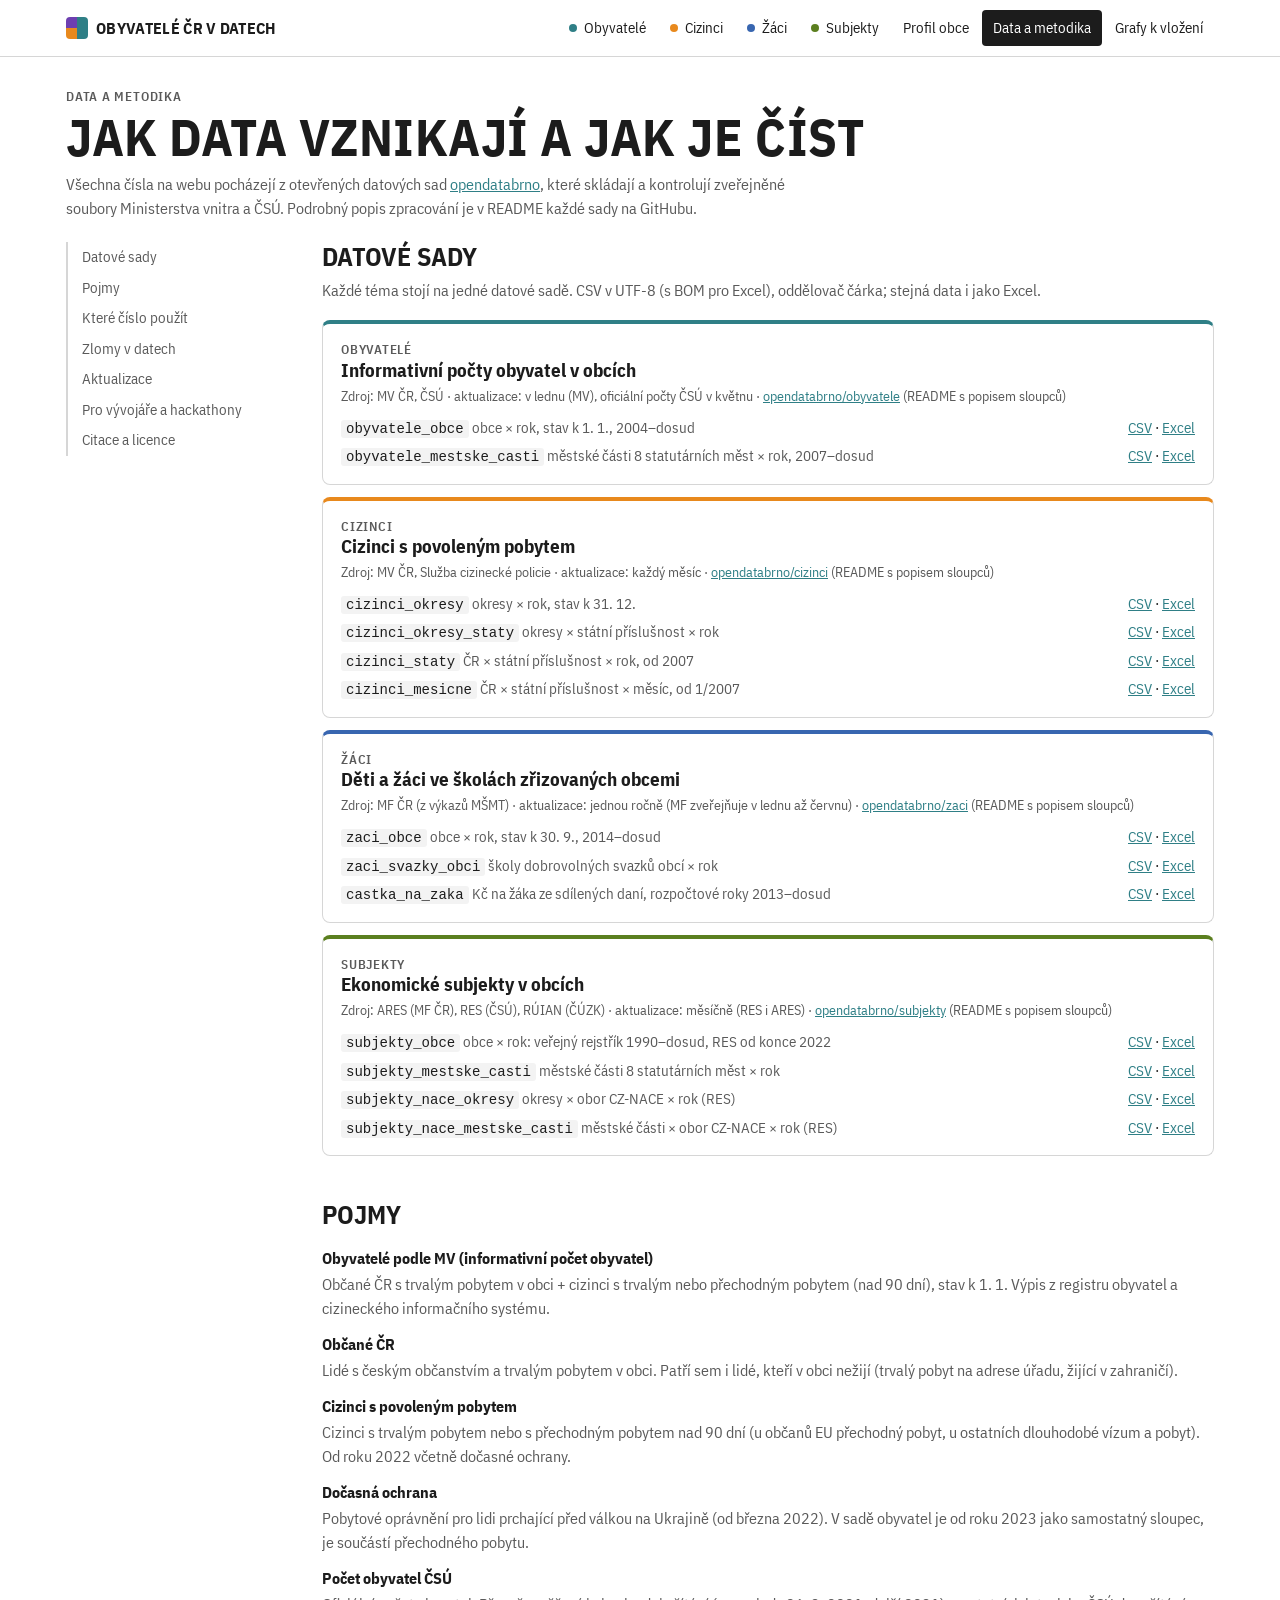
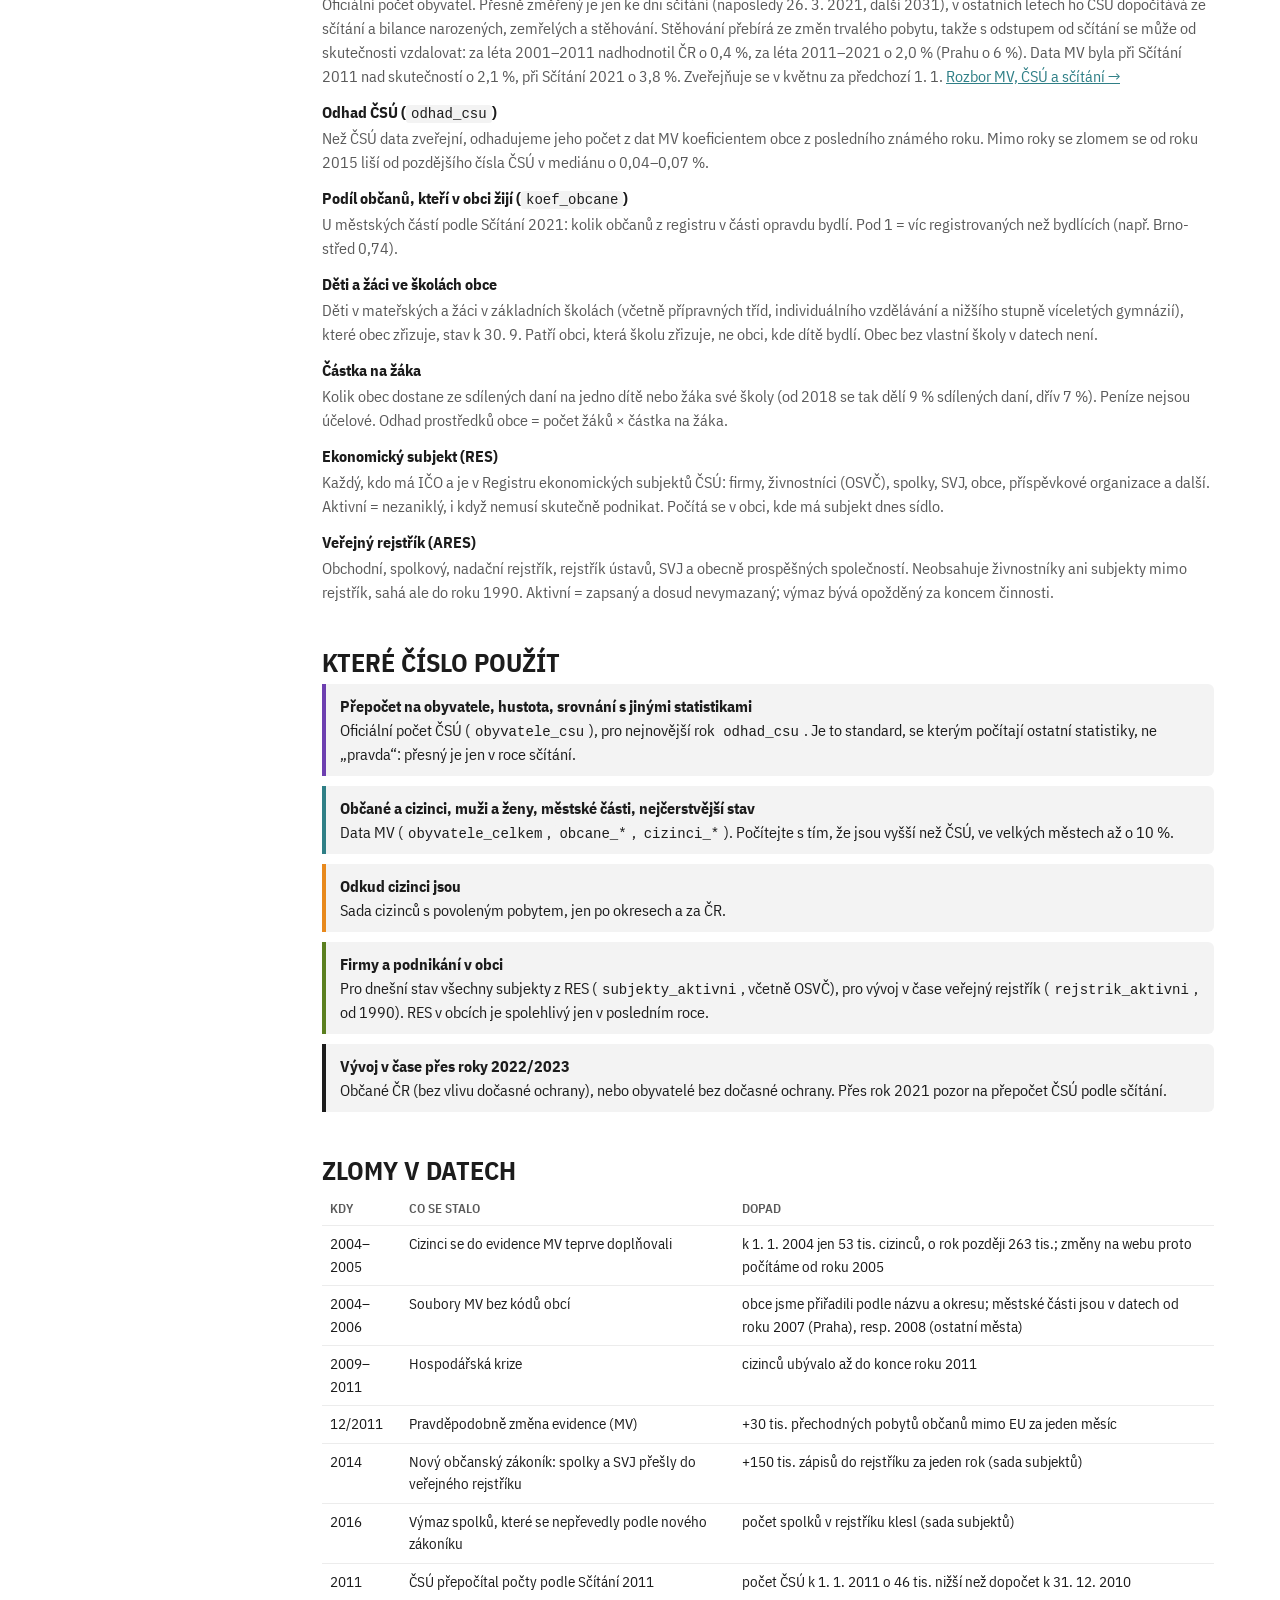
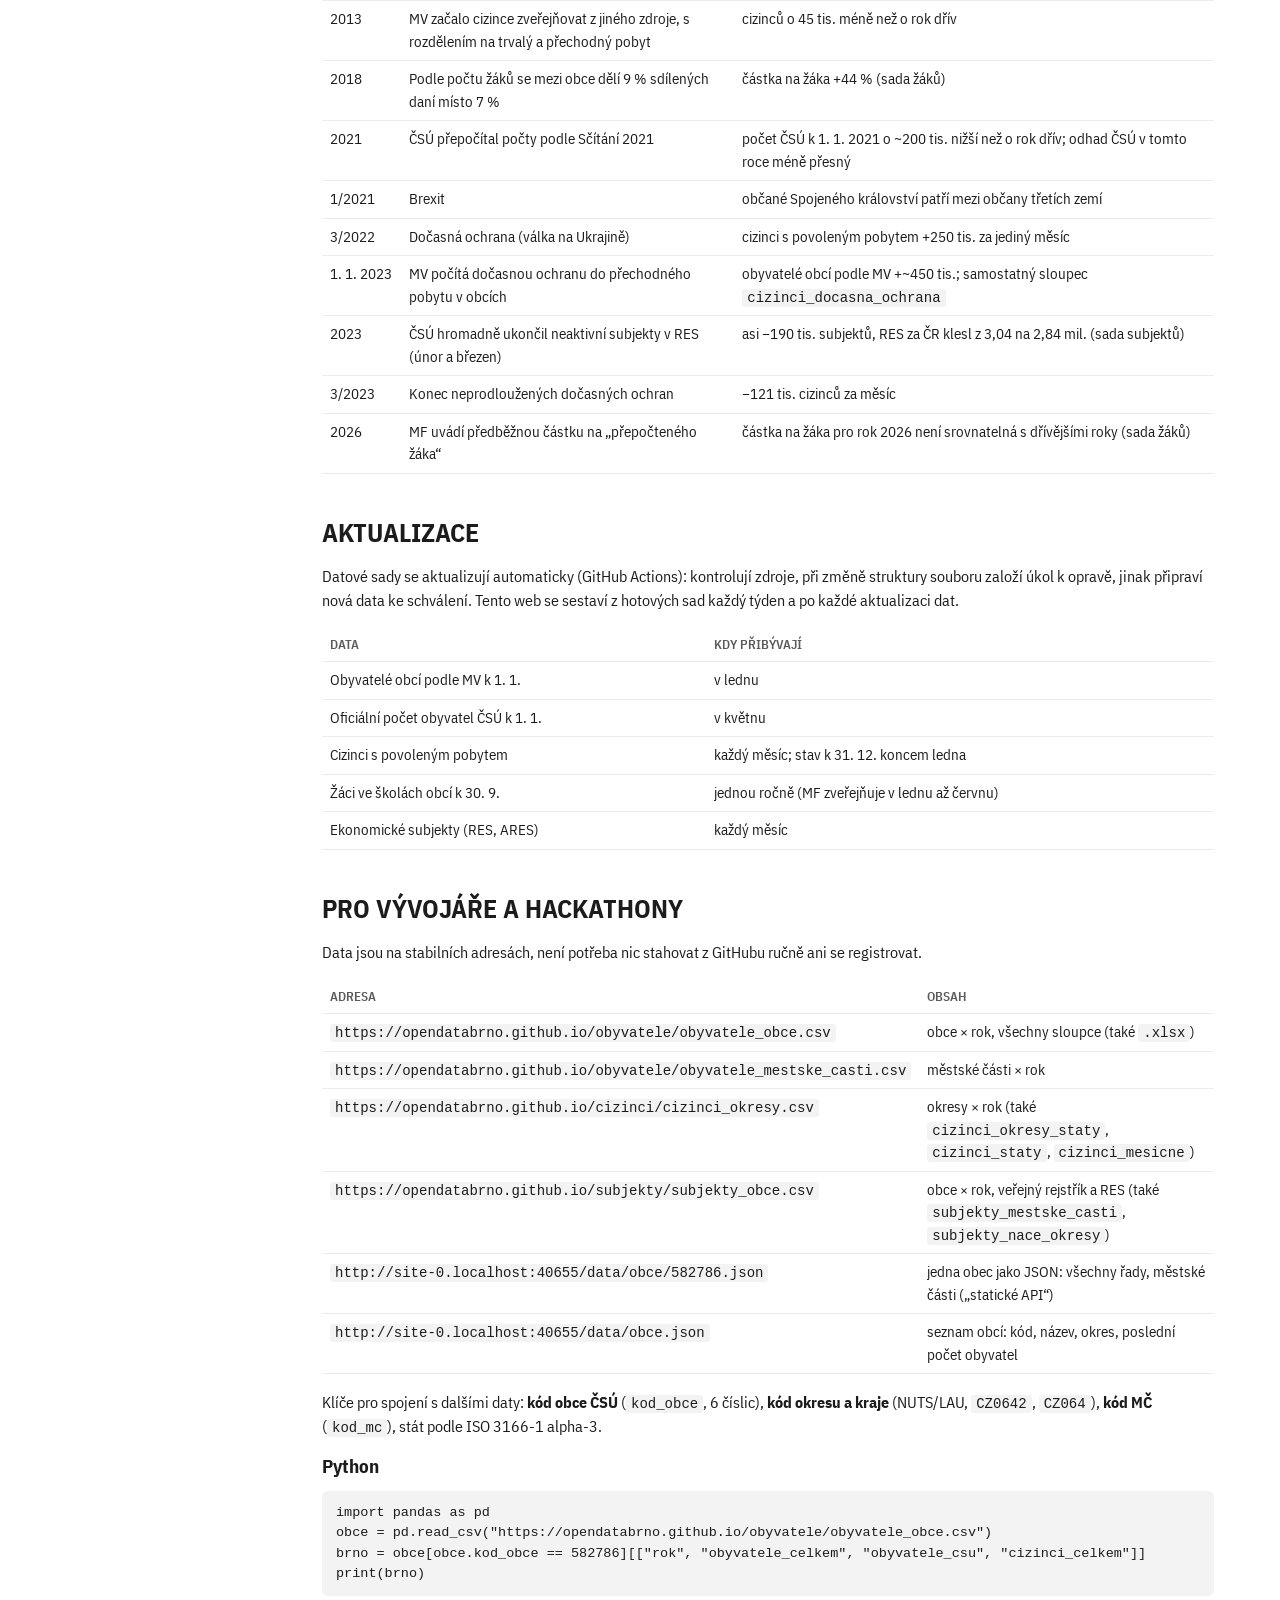
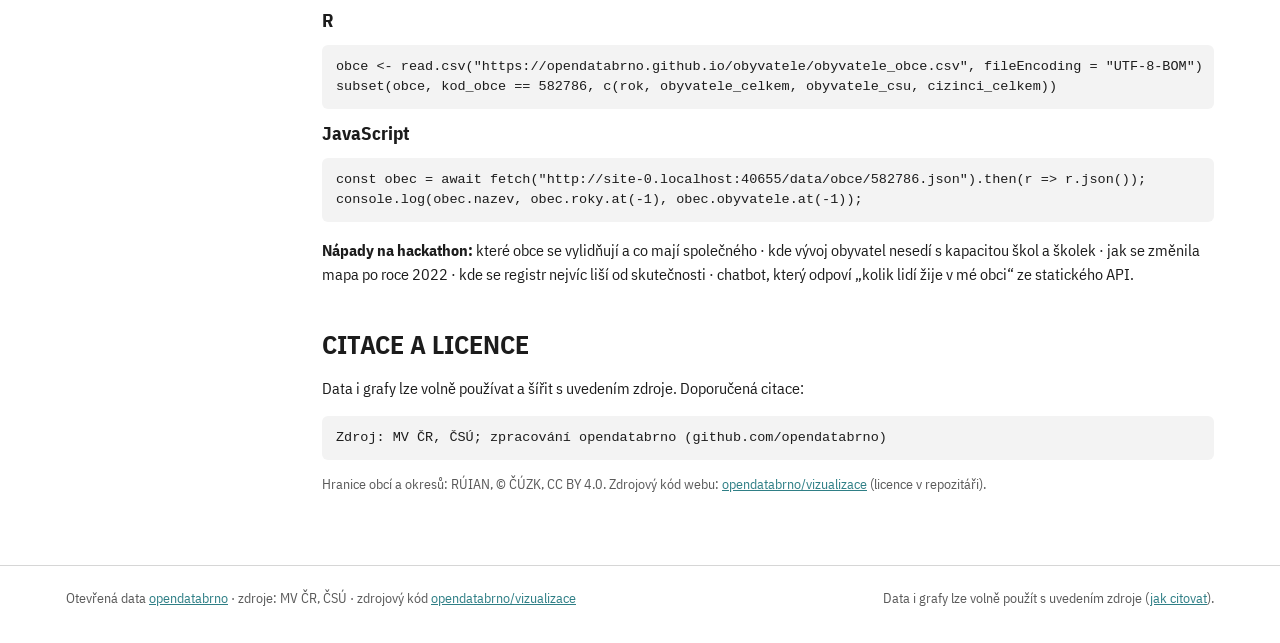
<file: metodika/index.html>
<!DOCTYPE html>
<html lang="cs"><head><meta charset="utf-8"><title>Data a metodika · Obyvatelé ČR v datech</title>
<meta name="viewport" content="width=device-width, initial-scale=1, viewport-fit=cover">
<meta name="description" content="Datové sady ke stažení, význam čísel, které číslo kdy použít, zlomy v datech a adresy pro vývojáře.">
<link rel="preconnect" href="https://fonts.googleapis.com"><link rel="preconnect" href="https://fonts.gstatic.com" crossorigin>
<link href="https://fonts.googleapis.com/css2?family=IBM+Plex+Sans+Condensed:wght@400;600;700&display=swap" rel="stylesheet">
<link rel="stylesheet" href="../spolecne/styl.css">
<style>
.zahl{padding:30px 0 4px}
.obsah-str{display:grid;grid-template-columns:220px minmax(0,1fr);gap:36px;align-items:start}
@media (max-width:860px){.obsah-str{grid-template-columns:1fr}.toc{position:static!important}}
.toc{position:sticky;top:74px;font-size:15px;border-left:2px solid var(--line);padding-left:14px}
.toc a{display:block;padding:4px 0;color:var(--mut);text-decoration:none}.toc a:hover{color:var(--fg)}
section{scroll-margin-top:70px}
.sada{border:1px solid var(--line);border-radius:8px;padding:16px 18px;margin:12px 0}
.sada h3{font-size:19px;margin-bottom:4px}
.sada .soub{display:grid;grid-template-columns:minmax(0,1fr) auto;gap:6px 14px;margin-top:10px;font-size:15px;align-items:center}
.strom{display:grid;gap:10px}
.strom div{border-left:4px solid var(--barva);background:var(--soft);padding:10px 14px;border-radius:0 6px 6px 0}
.strom b{display:block}
pre{background:var(--soft);border-radius:6px;padding:12px 14px;overflow-x:auto;font:13.5px/1.5 ui-monospace,Consolas,monospace}
dl.pojmy dt{font-weight:700;margin-top:12px}dl.pojmy dd{margin:2px 0 0;color:var(--mut)}
</style></head><body>
<main class="obal">
  <section class="zahl"><div class="stitek">Data a metodika</div><h1>Jak data vznikají a jak je číst</h1>
    <p class="uvod">Všechna čísla na webu pocházejí z otevřených datových sad <a href="https://github.com/opendatabrno">opendatabrno</a>,
      které skládají a kontrolují zveřejněné soubory Ministerstva vnitra a ČSÚ. Podrobný popis zpracování je v README každé sady na GitHubu.</p></section>

  <div class="obsah-str">
    <nav class="toc netisk" aria-label="Obsah stránky"><a href="#sady">Datové sady</a><a href="#pojmy">Pojmy</a><a href="#ktere-cislo">Které číslo použít</a>
      <a href="#zlomy">Zlomy v datech</a><a href="#aktualizace">Aktualizace</a><a href="#vyvojari">Pro vývojáře a hackathony</a><a href="#citace">Citace a licence</a></nav>
    <div>
      <section id="sady"><h2 style="margin-top:0">Datové sady</h2>
        <p class="uvod">Každé téma stojí na jedné datové sadě. CSV v UTF-8 (s BOM pro Excel), oddělovač čárka; stejná data i jako Excel.</p>
        <div id="sady-seznam"></div></section>

      <section id="pojmy"><h2>Pojmy</h2>
        <dl class="pojmy">
          <dt>Obyvatelé podle MV (informativní počet obyvatel)</dt><dd>Občané ČR s trvalým pobytem v obci + cizinci s trvalým nebo přechodným pobytem (nad 90 dní), stav k 1. 1. Výpis z registru obyvatel a cizineckého informačního systému.</dd>
          <dt>Občané ČR</dt><dd>Lidé s českým občanstvím a trvalým pobytem v obci. Patří sem i lidé, kteří v obci nežijí (trvalý pobyt na adrese úřadu, žijící v zahraničí).</dd>
          <dt>Cizinci s povoleným pobytem</dt><dd>Cizinci s trvalým pobytem nebo s přechodným pobytem nad 90 dní (u občanů EU přechodný pobyt, u ostatních dlouhodobé vízum a pobyt). Od roku 2022 včetně dočasné ochrany.</dd>
          <dt>Dočasná ochrana</dt><dd>Pobytové oprávnění pro lidi prchající před válkou na Ukrajině (od března 2022). V sadě obyvatel je od roku 2023 jako samostatný sloupec, je součástí přechodného pobytu.</dd>
          <dt>Počet obyvatel ČSÚ</dt><dd>Oficiální počet obyvatel. Přesně změřený je jen ke dni sčítání (naposledy 26. 3. 2021, další 2031), v ostatních letech ho ČSÚ dopočítává ze sčítání a bilance narozených, zemřelých a stěhování. Stěhování přebírá ze změn trvalého pobytu, takže s odstupem od sčítání se může od skutečnosti vzdalovat: za léta 2001–2011 nadhodnotil ČR o 0,4 %, za léta 2011–2021 o 2,0 % (Prahu o 6 %). Data MV byla při Sčítání 2011 nad skutečností o 2,1 %, při Sčítání 2021 o 3,8 %. Zveřejňuje se v květnu za předchozí 1. 1. <a href="https://github.com/opendatabrno/obyvatele/blob/main/analyza/SCITANI.md">Rozbor MV, ČSÚ a sčítání →</a></dd>
          <dt>Odhad ČSÚ (<code>odhad_csu</code>)</dt><dd>Než ČSÚ data zveřejní, odhadujeme jeho počet z dat MV koeficientem obce z posledního známého roku. Mimo roky se zlomem se od roku 2015 liší od pozdějšího čísla ČSÚ v mediánu o 0,04–0,07 %.</dd>
          <dt>Podíl občanů, kteří v obci žijí (<code>koef_obcane</code>)</dt><dd>U městských částí podle Sčítání 2021: kolik občanů z registru v části opravdu bydlí. Pod 1 = víc registrovaných než bydlících (např. Brno-střed 0,74).</dd>
          <dt data-modul="zaci">Děti a žáci ve školách obce</dt><dd data-modul="zaci">Děti v mateřských a žáci v základních školách (včetně přípravných tříd, individuálního vzdělávání a nižšího stupně víceletých gymnázií), které obec zřizuje, stav k 30. 9. Patří obci, která školu zřizuje, ne obci, kde dítě bydlí. Obec bez vlastní školy v datech není.</dd>
          <dt data-modul="zaci">Částka na žáka</dt><dd data-modul="zaci">Kolik obec dostane ze sdílených daní na jedno dítě nebo žáka své školy (od 2018 se tak dělí 9 % sdílených daní, dřív 7 %). Peníze nejsou účelové. Odhad prostředků obce = počet žáků × částka na žáka.</dd>
          <dt data-modul="subjekty">Ekonomický subjekt (RES)</dt><dd data-modul="subjekty">Každý, kdo má IČO a je v Registru ekonomických subjektů ČSÚ: firmy, živnostníci (OSVČ), spolky, SVJ, obce, příspěvkové organizace a další. Aktivní = nezaniklý, i když nemusí skutečně podnikat. Počítá se v obci, kde má subjekt dnes sídlo.</dd>
          <dt data-modul="subjekty">Veřejný rejstřík (ARES)</dt><dd data-modul="subjekty">Obchodní, spolkový, nadační rejstřík, rejstřík ústavů, SVJ a obecně prospěšných společností. Neobsahuje živnostníky ani subjekty mimo rejstřík, sahá ale do roku 1990. Aktivní = zapsaný a dosud nevymazaný; výmaz bývá opožděný za koncem činnosti.</dd>
        </dl></section>

      <section id="ktere-cislo"><h2>Které číslo použít</h2>
        <div class="strom">
          <div style="--barva:var(--csu)"><b>Přepočet na obyvatele, hustota, srovnání s jinými statistikami</b>Oficiální počet ČSÚ (<code>obyvatele_csu</code>), pro nejnovější rok <code>odhad_csu</code>. Je to standard, se kterým počítají ostatní statistiky, ne „pravda“: přesný je jen v roce sčítání.</div>
          <div style="--barva:var(--obc)"><b>Občané a cizinci, muži a ženy, městské části, nejčerstvější stav</b>Data MV (<code>obyvatele_celkem</code>, <code>obcane_*</code>, <code>cizinci_*</code>). Počítejte s tím, že jsou vyšší než ČSÚ, ve velkých městech až o 10 %.</div>
          <div data-modul="cizinci" style="--barva:var(--ciz)"><b>Odkud cizinci jsou</b>Sada cizinců s povoleným pobytem, jen po okresech a za ČR.</div>
          <div data-modul="subjekty" style="--barva:var(--sub)"><b>Firmy a podnikání v obci</b>Pro dnešní stav všechny subjekty z RES (<code>subjekty_aktivni</code>, včetně OSVČ), pro vývoj v čase veřejný rejstřík (<code>rejstrik_aktivni</code>, od 1990). RES v obcích je spolehlivý jen v posledním roce.</div>
          <div style="--barva:var(--fg)"><b>Vývoj v čase přes roky 2022/2023</b>Občané ČR (bez vlivu dočasné ochrany), nebo obyvatelé bez dočasné ochrany. Přes rok 2021 pozor na přepočet ČSÚ podle sčítání.</div>
        </div></section>

      <section id="zlomy"><h2>Zlomy v datech</h2>
        <div class="posuv"><table class="tab">
          <tr><th>Kdy</th><th>Co se stalo</th><th>Dopad</th></tr>
          <tr><td>2004–2005</td><td>Cizinci se do evidence MV teprve doplňovali</td><td>k 1. 1. 2004 jen 53 tis. cizinců, o rok později 263 tis.; změny na webu proto počítáme od roku 2005</td></tr>
          <tr><td>2004–2006</td><td>Soubory MV bez kódů obcí</td><td>obce jsme přiřadili podle názvu a okresu; městské části jsou v datech od roku 2007 (Praha), resp. 2008 (ostatní města)</td></tr>
          <tr data-modul="cizinci"><td>2009–2011</td><td>Hospodářská krize</td><td>cizinců ubývalo až do konce roku 2011</td></tr>
          <tr data-modul="cizinci"><td>12/2011</td><td>Pravděpodobně změna evidence (MV)</td><td>+30 tis. přechodných pobytů občanů mimo EU za jeden měsíc</td></tr>
          <tr data-modul="subjekty"><td>2014</td><td>Nový občanský zákoník: spolky a SVJ přešly do veřejného rejstříku</td><td>+150 tis. zápisů do rejstříku za jeden rok (sada subjektů)</td></tr>
          <tr data-modul="subjekty"><td>2016</td><td>Výmaz spolků, které se nepřevedly podle nového zákoníku</td><td>počet spolků v rejstříku klesl (sada subjektů)</td></tr>
          <tr><td>2011</td><td>ČSÚ přepočítal počty podle Sčítání 2011</td><td>počet ČSÚ k 1. 1. 2011 o 46 tis. nižší než dopočet k 31. 12. 2010</td></tr>
          <tr><td>2013</td><td>MV začalo cizince zveřejňovat z jiného zdroje, s rozdělením na trvalý a přechodný pobyt</td><td>cizinců o 45 tis. méně než o rok dřív</td></tr>
          <tr data-modul="zaci"><td>2018</td><td>Podle počtu žáků se mezi obce dělí 9 % sdílených daní místo 7 %</td><td>částka na žáka +44 % (sada žáků)</td></tr>
          <tr><td>2021</td><td>ČSÚ přepočítal počty podle Sčítání 2021</td><td>počet ČSÚ k 1. 1. 2021 o ~200 tis. nižší než o rok dřív; odhad ČSÚ v tomto roce méně přesný</td></tr>
          <tr data-modul="cizinci"><td>1/2021</td><td>Brexit</td><td>občané Spojeného království patří mezi občany třetích zemí</td></tr>
          <tr data-modul="cizinci"><td>3/2022</td><td>Dočasná ochrana (válka na Ukrajině)</td><td>cizinci s povoleným pobytem +250 tis. za jediný měsíc</td></tr>
          <tr><td>1. 1. 2023</td><td>MV počítá dočasnou ochranu do přechodného pobytu v obcích</td><td>obyvatelé obcí podle MV +~450 tis.; samostatný sloupec <code>cizinci_docasna_ochrana</code></td></tr>
          <tr data-modul="subjekty"><td>2023</td><td>ČSÚ hromadně ukončil neaktivní subjekty v RES (únor a březen)</td><td>asi −190 tis. subjektů, RES za ČR klesl z 3,04 na 2,84 mil. (sada subjektů)</td></tr>
          <tr data-modul="cizinci"><td>3/2023</td><td>Konec neprodloužených dočasných ochran</td><td>−121 tis. cizinců za měsíc</td></tr>
          <tr data-modul="zaci"><td>2026</td><td>MF uvádí předběžnou částku na „přepočteného žáka“</td><td>částka na žáka pro rok 2026 není srovnatelná s dřívějšími roky (sada žáků)</td></tr>
        </table></div></section>

      <section id="aktualizace"><h2>Aktualizace</h2>
        <p>Datové sady se aktualizují automaticky (GitHub Actions): kontrolují zdroje, při změně struktury souboru založí úkol k opravě, jinak připraví nová data ke schválení. Tento web se sestaví z hotových sad každý týden a po každé aktualizaci dat.</p>
        <div class="posuv"><table class="tab"><tr><th>Data</th><th>Kdy přibývají</th></tr>
          <tr><td>Obyvatelé obcí podle MV k 1. 1.</td><td>v lednu</td></tr><tr><td>Oficiální počet obyvatel ČSÚ k 1. 1.</td><td>v květnu</td></tr>
          <tr><td>Cizinci s povoleným pobytem</td><td>každý měsíc; stav k 31. 12. koncem ledna</td></tr>
          <tr data-modul="zaci"><td>Žáci ve školách obcí k 30. 9.</td><td>jednou ročně (MF zveřejňuje v lednu až červnu)</td></tr>
          <tr data-modul="subjekty"><td>Ekonomické subjekty (RES, ARES)</td><td>každý měsíc</td></tr></table></div></section>

      <section id="vyvojari"><h2>Pro vývojáře a hackathony</h2>
        <p>Data jsou na stabilních adresách, není potřeba nic stahovat z GitHubu ručně ani se registrovat.</p>
        <div class="posuv"><table class="tab">
          <tr><th>Adresa</th><th>Obsah</th></tr>
          <tr><td><code>https://opendatabrno.github.io/obyvatele/obyvatele_obce.csv</code></td><td>obce × rok, všechny sloupce (také <code>.xlsx</code>)</td></tr>
          <tr><td><code>https://opendatabrno.github.io/obyvatele/obyvatele_mestske_casti.csv</code></td><td>městské části × rok</td></tr>
          <tr><td><code>https://opendatabrno.github.io/cizinci/cizinci_okresy.csv</code></td><td>okresy × rok (také <code>cizinci_okresy_staty</code>, <code>cizinci_staty</code>, <code>cizinci_mesicne</code>)</td></tr>
          <tr data-modul="subjekty"><td><code>https://opendatabrno.github.io/subjekty/subjekty_obce.csv</code></td><td>obce × rok, veřejný rejstřík a RES (také <code>subjekty_mestske_casti</code>, <code>subjekty_nace_okresy</code>)</td></tr>
          <tr><td><code id="u-obec"></code></td><td>jedna obec jako JSON: všechny řady, městské části („statické API“)</td></tr>
          <tr><td><code id="u-seznam"></code></td><td>seznam obcí: kód, název, okres, poslední počet obyvatel</td></tr>
        </table></div>
        <p>Klíče pro spojení s dalšími daty: <b>kód obce ČSÚ</b> (<code>kod_obce</code>, 6 číslic), <b>kód okresu a kraje</b> (NUTS/LAU, <code>CZ0642</code>, <code>CZ064</code>), <b>kód MČ</b> (<code>kod_mc</code>), stát podle ISO 3166-1 alpha-3.</p>
        <h3 style="margin-top:18px">Python</h3>
<pre>import pandas as pd
obce = pd.read_csv("https://opendatabrno.github.io/obyvatele/obyvatele_obce.csv")
brno = obce[obce.kod_obce == 582786][["rok", "obyvatele_celkem", "obyvatele_csu", "cizinci_celkem"]]
print(brno)</pre>
        <h3>R</h3>
<pre>obce &lt;- read.csv("https://opendatabrno.github.io/obyvatele/obyvatele_obce.csv", fileEncoding = "UTF-8-BOM")
subset(obce, kod_obce == 582786, c(rok, obyvatele_celkem, obyvatele_csu, cizinci_celkem))</pre>
        <h3>JavaScript</h3>
<pre id="u-js"></pre>
        <p><b>Nápady na hackathon:</b> které obce se vylidňují a co mají společného · kde vývoj obyvatel nesedí s kapacitou škol a školek ·
          jak se změnila mapa po roce 2022 · kde se registr nejvíc liší od skutečnosti · chatbot, který odpoví „kolik lidí žije v mé obci“ ze statického API.</p></section>

      <section id="citace"><h2>Citace a licence</h2>
        <p>Data i grafy lze volně používat a šířit s uvedením zdroje. Doporučená citace:</p>
        <pre>Zdroj: MV ČR, ČSÚ; zpracování opendatabrno (github.com/opendatabrno)</pre>
        <p class="pozn">Hranice obcí a okresů: RÚIAN, © ČÚZK, CC BY 4.0. Zdrojový kód webu: <a href="https://github.com/opendatabrno/vizualizace">opendatabrno/vizualizace</a> (licence v repozitáři).</p></section>
    </div>
  </div>
</main>
<script src="../spolecne/moduly.js"></script>
<script src="../spolecne/zaklad.js"></script>
<script>
Z.hlavicka('metodika');
const { esc } = Z, adresa = p => new URL(p, Z.KOREN).href;
document.getElementById('u-obec').textContent = adresa('data/obce/582786.json');
document.getElementById('u-seznam').textContent = adresa('data/obce.json');
document.getElementById('u-js').textContent = `const obec = await fetch("${adresa('data/obce/582786.json')}").then(r => r.json());
console.log(obec.nazev, obec.roky.at(-1), obec.obyvatele.at(-1));`;
document.getElementById('sady-seznam').innerHTML = MODULY.filter(m => m.stav === 'hotovo' && zapnuto(m.id)).flatMap(m => m.data.map(d => `
  <div class="sada" style="border-top:4px solid ${m.barva}"><div class="stitek">${esc(m.nazev)}</div><h3>${esc(d.nazev)}</h3>
    <p class="pozn" style="margin:0">Zdroj: ${esc(d.zdroj)} · aktualizace: ${esc(d.aktualizace)} · <a href="https://github.com/${d.repo}">${esc(d.repo)}</a> (README s popisem sloupců)</p>
    <div class="soub">${d.soubory.map(([s, p]) => `<span><code>${esc(s)}</code> <span class="mut">${esc(p)}</span></span>
      <span><a href="${d.web}${s}.csv">CSV</a> · <a href="${d.web}${s}.xlsx">Excel</a></span>`).join('')}</div></div>`)).join('');
</script>
</body></html>
</file>
<file: spolecne/styl.css>
/* Společný vzhled stránek webu (rozcestník, moduly, profil obce, metodika).
   Grafy k vložení (obyvatele/graf.html, cizinci/graf.html) mají vlastní styl, aby fungovaly samostatně v iframe. */
:root{--bg:#fff;--fg:#1c1c1c;--mut:#5a5a5a;--soft:#f3f3f3;--soft2:#e9eded;--line:#d6d6d6;--grid:#ececec;
 --acc:#2f7f86;--acc2:#1d6870;--obc:#2f7f86;--ciz:#e8891d;--do:#c2410c;--csu:#6d3fb0;--zak:#3866b0;--sub:#5b7f1f;--plus:#2b8c88;--minus:#c6501a;
 --stin:0 1px 2px rgba(0,0,0,.06),0 6px 20px rgba(0,0,0,.05);color-scheme:light}
@media (prefers-color-scheme:dark){:root:not([data-tema="svetle"]){--bg:#141718;--fg:#e9ecec;--mut:#a7b0b1;--soft:#1f2425;--soft2:#262c2d;--line:#384042;--grid:#262c2d;
 --acc:#6cc3c4;--acc2:#8fd6d4;--obc:#56ada9;--ciz:#f0a04b;--do:#f08a4b;--csu:#b493e8;--zak:#7ea6e8;--sub:#9cc65a;--plus:#56ada9;--minus:#f08a4b;--stin:none;color-scheme:dark}}
:root[data-tema="tmave"]{--bg:#141718;--fg:#e9ecec;--mut:#a7b0b1;--soft:#1f2425;--soft2:#262c2d;--line:#384042;--grid:#262c2d;
 --acc:#6cc3c4;--acc2:#8fd6d4;--obc:#56ada9;--ciz:#f0a04b;--do:#f08a4b;--csu:#b493e8;--zak:#7ea6e8;--sub:#9cc65a;--plus:#56ada9;--minus:#f08a4b;--stin:none;color-scheme:dark}
*{box-sizing:border-box}html,body{margin:0}
body{background:var(--bg);color:var(--fg);font:16px/1.5 "IBM Plex Sans Condensed","Arial Narrow",Arial,sans-serif;-webkit-text-size-adjust:100%}
a{color:var(--acc)}a:hover{color:var(--acc2)}
:focus-visible{outline:2px solid var(--acc);outline-offset:2px}
.obal{max-width:1180px;margin:0 auto;padding:0 16px}
h1,h2,h3{line-height:1.15;margin:0}
h1{font-size:clamp(30px,5.6vw,52px);text-transform:uppercase;letter-spacing:.01em}
h2{font-size:clamp(20px,3vw,26px);text-transform:uppercase;margin:44px 0 6px}
h2+.uvod{margin-top:0}
h2[id]{scroll-margin-top:72px}
.uvod{color:var(--mut);max-width:760px;margin:6px 0 18px}
.stitek{font-size:13px;text-transform:uppercase;letter-spacing:.06em;color:var(--mut);font-weight:600}
.mut{color:var(--mut)}.cisla{font-variant-numeric:tabular-nums}

/* hlavička a navigace */
.hlav{border-bottom:1px solid var(--line);background:var(--bg);position:sticky;top:0;z-index:20}
.hlav .obal{display:flex;align-items:center;gap:6px 18px;flex-wrap:wrap;min-height:56px;padding-top:6px;padding-bottom:6px}
.znak{font-weight:700;text-transform:uppercase;text-decoration:none;color:var(--fg);letter-spacing:.02em;display:flex;align-items:center;gap:8px;margin-right:auto}
.znak i{width:22px;height:22px;border-radius:4px;background:conic-gradient(var(--obc) 0 50%,var(--ciz) 0 75%,var(--csu) 0);display:block}
.nav{display:flex;gap:2px;flex-wrap:wrap}
.nav a{text-decoration:none;color:var(--fg);padding:7px 11px;border-radius:4px;font-size:15px}
.nav a:hover{background:var(--soft)}.nav a[aria-current="page"]{background:var(--fg);color:var(--bg)}
.nav a .t{display:inline-block;width:8px;height:8px;border-radius:50%;margin-right:7px;vertical-align:1px}
.paticka{border-top:1px solid var(--line);margin-top:56px;padding:22px 0 34px;color:var(--mut);font-size:14px}
.paticka .obal{display:flex;flex-wrap:wrap;gap:8px 28px;justify-content:space-between}

/* tlačítka, vyhledávání */
.tl{font:inherit;font-size:15px;display:inline-flex;align-items:center;gap:6px;padding:8px 14px;border:1px solid var(--line);border-radius:4px;background:var(--bg);color:var(--fg);cursor:pointer;text-decoration:none}
.tl:hover{background:var(--soft);color:var(--fg)}.tl.hl{background:var(--acc);border-color:var(--acc);color:var(--bg)}.tl.hl:hover{background:var(--acc2)}
.tlacitka{display:flex;gap:8px;flex-wrap:wrap}
.hledej{position:relative;max-width:560px}
.hledej input{width:100%;font:inherit;font-size:18px;padding:14px 16px 14px 44px;border:2px solid var(--fg);border-radius:6px;background:var(--bg);color:var(--fg)}
.hledej svg{position:absolute;left:14px;top:50%;transform:translateY(-50%);width:20px;height:20px;stroke:var(--mut);fill:none;stroke-width:2}
.hledej ul{position:absolute;left:0;right:0;top:calc(100% + 4px);margin:0;padding:4px;list-style:none;background:var(--bg);border:1px solid var(--line);border-radius:6px;box-shadow:var(--stin);z-index:30;max-height:360px;overflow:auto}
.hledej ul:empty{display:none}
.hledej li{padding:8px 10px;border-radius:4px;cursor:pointer;display:flex;justify-content:space-between;gap:12px}
.hledej li[aria-selected="true"],.hledej li:hover{background:var(--soft)}
.hledej li small{color:var(--mut);white-space:nowrap}
.hledej.male input{font-size:15px;padding:9px 12px 9px 36px;border-width:1px}.hledej.male svg{left:11px;width:16px;height:16px}

/* karty modulů a dlaždice */
.mrizka{display:grid;gap:18px;grid-template-columns:repeat(auto-fill,minmax(min(100%,300px),1fr))}
.modul{position:relative;border:1px solid var(--line);border-radius:8px;padding:20px 20px 18px;display:flex;flex-direction:column;gap:10px;background:var(--bg);box-shadow:var(--stin);overflow:hidden;text-decoration:none;color:var(--fg);transition:transform .15s,border-color .15s}
.modul:hover{transform:translateY(-2px);border-color:var(--barva,var(--acc));color:var(--fg)}
.modul::before{content:"";position:absolute;left:0;top:0;right:0;height:4px;background:var(--barva,var(--acc))}
.modul h3{font-size:24px;text-transform:uppercase}.modul p{margin:0;color:var(--mut);font-size:15px}
.modul .cislo{font-size:34px;font-weight:700;line-height:1}.modul .cislo small{font-size:14px;font-weight:400;color:var(--mut);display:block;margin-top:4px}
.modul .dal{margin-top:auto;font-weight:600;color:var(--barva,var(--acc))}
.modul.pripravujeme{opacity:.7;box-shadow:none;border-style:dashed}.modul.pripravujeme:hover{transform:none}
.spark{width:100%;height:46px;display:block}
.dlazdice{display:grid;gap:12px;grid-template-columns:repeat(auto-fit,minmax(min(100%,150px),1fr))}
.dl{background:var(--soft);border-radius:6px;padding:14px 16px}
.dl .h{font-size:30px;font-weight:700;line-height:1.05;font-variant-numeric:tabular-nums}
.dl .p{font-size:13.5px;color:var(--mut);margin-top:4px}
.dl .z{font-size:14px;font-weight:600;margin-top:6px}
.plus{color:var(--plus)}.minus{color:var(--minus)}

/* obsahové bloky */
.blok{border:1px solid var(--line);border-radius:8px;padding:18px 18px 14px;margin-top:16px}
.blok h3{font-size:17px;text-transform:uppercase;margin-bottom:4px}
.dve{display:grid;gap:18px;grid-template-columns:repeat(auto-fit,minmax(min(100%,420px),1fr))}
.rama{border:1px solid var(--line);border-radius:8px;overflow:hidden;background:var(--bg)}
.rama iframe{display:block;width:100%;border:0}
.pozn{font-size:14px;color:var(--mut)}
.info{padding:10px 14px;background:var(--soft);border-left:3px solid var(--acc);border-radius:0 4px 4px 0;font-size:15px;margin:14px 0}
.tab{width:100%;border-collapse:collapse;font-size:15px}
.tab th,.tab td{padding:7px 8px;border-bottom:1px solid var(--grid);text-align:left;vertical-align:top}
.tab th{font-size:13px;text-transform:uppercase;color:var(--mut);font-weight:600}
.tab td.c,.tab th.c{text-align:right;font-variant-numeric:tabular-nums}
.tab tr.on td{font-weight:700;background:var(--soft)}
.posuv{overflow-x:auto}
code{font:14px ui-monospace,Consolas,monospace;background:var(--soft);padding:1px 5px;border-radius:3px}
.legenda{display:flex;flex-wrap:wrap;gap:4px 16px;font-size:14px;color:var(--mut);margin:6px 0}
.legenda i{display:inline-block;width:12px;height:12px;border-radius:2px;margin-right:6px;vertical-align:-1px}
svg.graf{display:block;width:100%;height:auto;font-family:inherit;overflow:visible}
svg.graf .osa{font-size:12px;fill:var(--mut)}svg.graf .mr{stroke:var(--grid)}
.tip{position:fixed;pointer-events:none;background:var(--fg);color:var(--bg);padding:6px 9px;border-radius:4px;font-size:13.5px;z-index:50;max-width:280px;line-height:1.35;display:none}
.prepinac{display:inline-flex;border:1px solid var(--line);border-radius:4px;overflow:hidden}
.prepinac button{font:inherit;font-size:14px;padding:6px 12px;border:0;background:var(--bg);color:var(--fg);cursor:pointer}
.prepinac button[aria-pressed="true"]{background:var(--fg);color:var(--bg)}
.ovl{display:flex;gap:8px 12px;flex-wrap:wrap;align-items:center;margin:8px 0 12px}
.ovl select{font:inherit;font-size:14px;padding:6px 10px;border:1px solid var(--line);border-radius:4px;background:var(--bg);color:var(--fg)}
@media print{.hlav,.paticka,.netisk{display:none!important}body{font-size:13px}.blok,.modul{break-inside:avoid;box-shadow:none}h2{margin-top:22px}}
@media (prefers-reduced-motion:reduce){*{transition:none!important;animation:none!important}}
</file>
